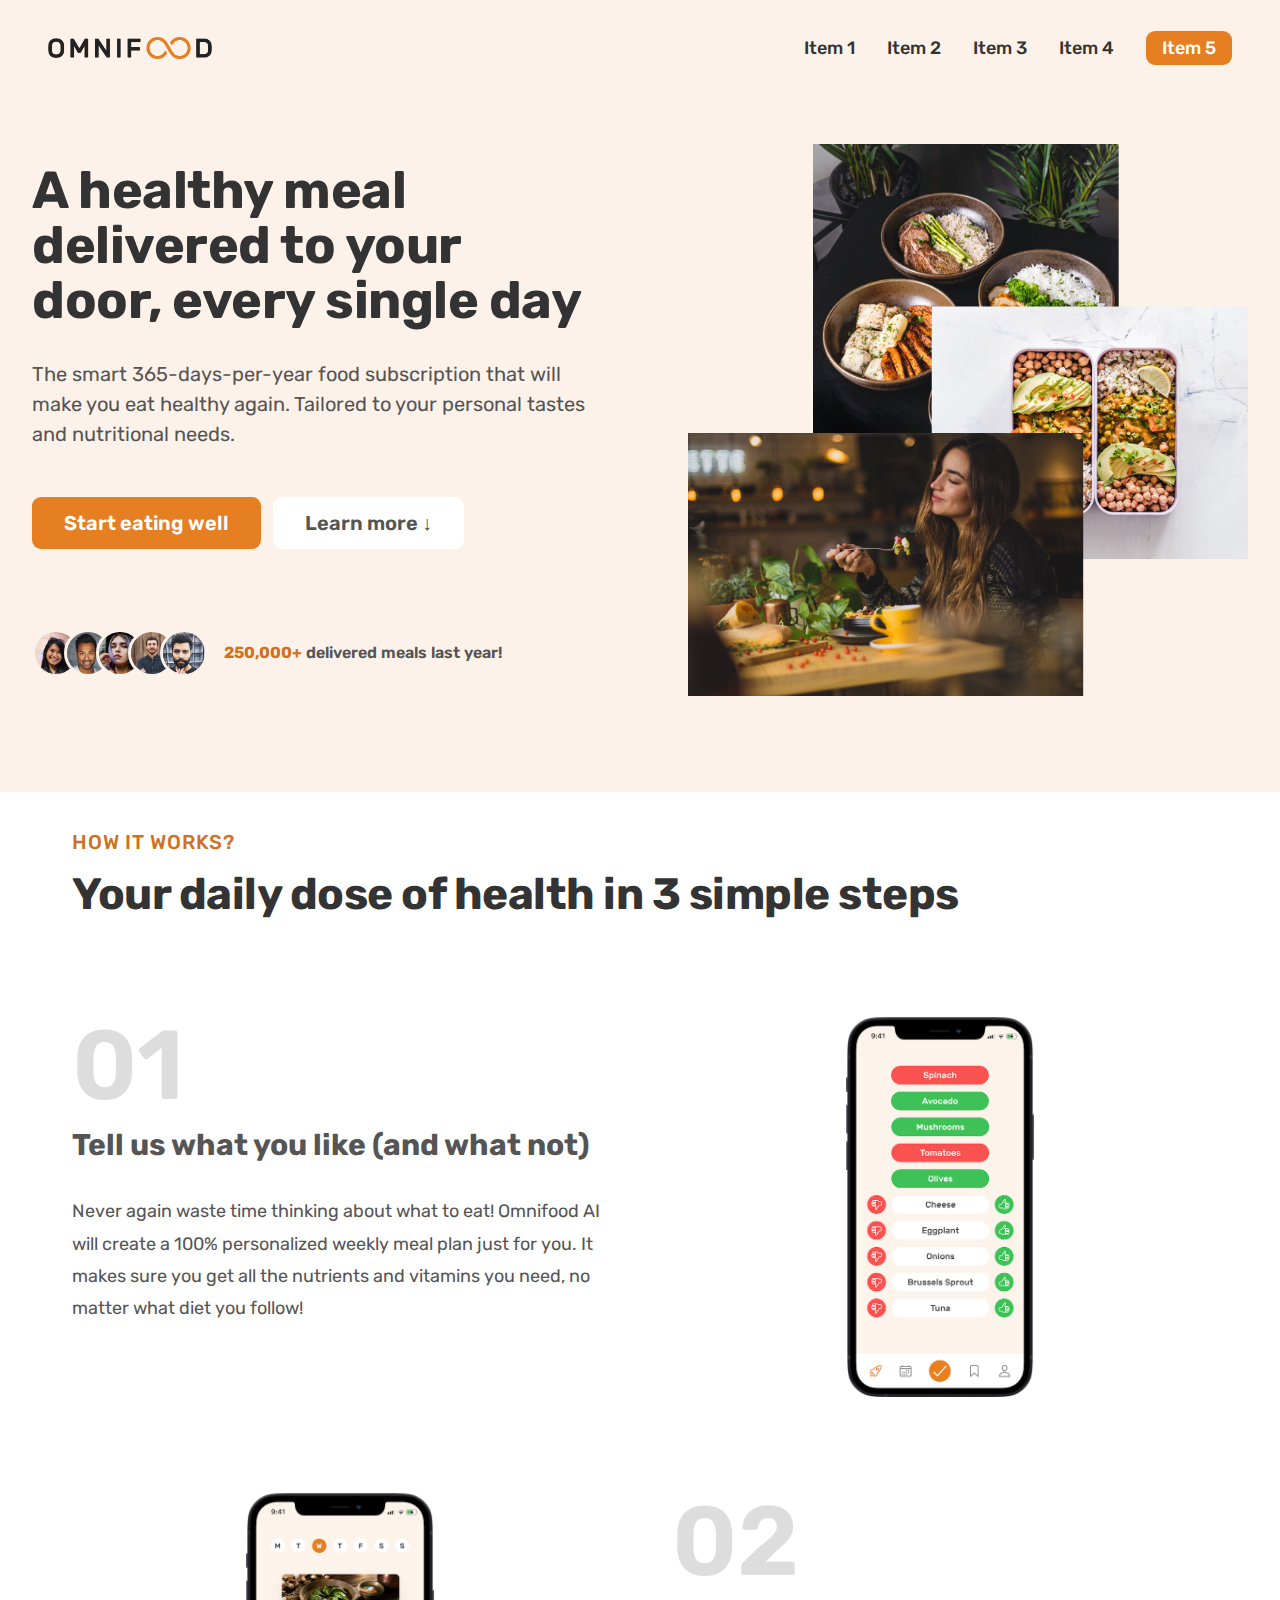
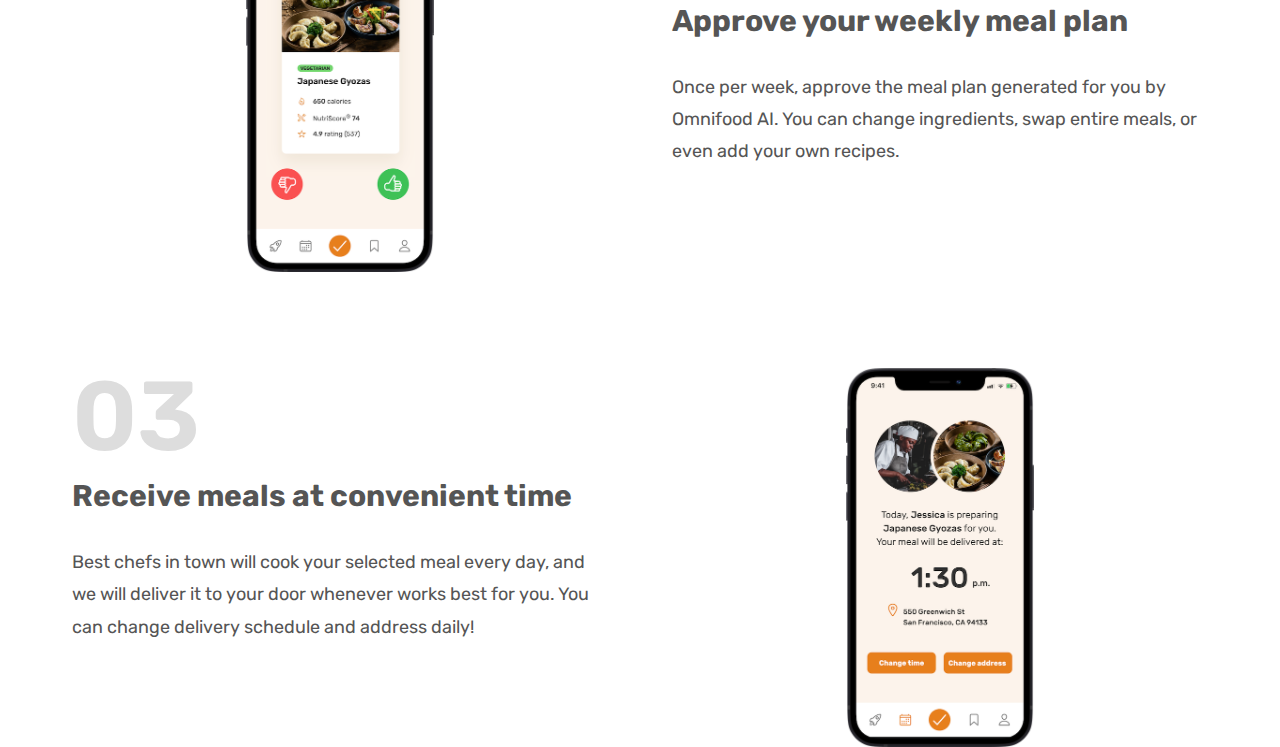
<file: omnifood/index.html>
<html lang="en">
  <head>
    <meta charset="UTF-8" />
    <meta http-equiv="X-UA-Compatible" content="IE=edge" />
    <meta name="viewport" content="width=device-width, initial-scale=1.0" />
    <link rel="preconnect" href="https://fonts.googleapis.com" />
    <link rel="preconnect" href="https://fonts.gstatic.com" crossorigin />
    <link
      href="https://fonts.googleapis.com/css2?family=Inter:wght@400;500;700&family=Rubik:wght@400;500;600;700&display=swap"
      rel="stylesheet"
    />
    <link rel="stylesheet" href="css/style.css" />
    <title>Omnifood</title>
  </head>
  <body>
    <header class="header">
      <img class="logo" src="./img/omnifood-logo.png" alt="omnifood logo" />
      <nav class="main-nav">
        <ul class="main-nav-list">
          <li><a class="main-nav-link" href="#">Item 1</a></li>
          <li><a class="main-nav-link" href="#">Item 2</a></li>
          <li><a class="main-nav-link" href="#">Item 3</a></li>
          <li><a class="main-nav-link" href="#">Item 4</a></li>
          <li><a class="main-nav-link nav-cta" href="#">Item 5</a></li>
        </ul>
      </nav>
    </header>
    <main>
      <section class="section-hero">
        <div class="hero">
          <div class="hero-text-box">
            <h1 class="heading-primary">
              A healthy meal delivered to your door, every single day
            </h1>
            <p class="hero-description">
              The smart 365-days-per-year food subscription that will make you
              eat healthy again. Tailored to your personal tastes and
              nutritional needs.
            </p>
            <a href="#" class="btn btn--full margin-right-sm">
              Start eating well
            </a>
            <a href="#" class="btn btn--outline"> Learn more &darr; </a>
            <div class="delivered-meals">
              <div class="delivered-img">
                <img src="img/customers/customer-1.jpg" alt="customer-photo" />
                <img src="img/customers/customer-2.jpg" alt="customer-photo" />
                <img src="img/customers/customer-3.jpg" alt="customer-photo" />
                <img src="img/customers/customer-4.jpg" alt="customer-photo" />
                <img src="img/customers/customer-5.jpg" alt="customer-photo" />
              </div>
              <p class="delivered-text">
                <span>250,000+</span> delivered meals last year!
              </p>
            </div>
          </div>
          <div class="hero-img-box">
            <img
              src="img/hero.png"
              class="hero-img"
              alt="Woman ennjoying food"
            />
          </div>
        </div>
      </section>
      <section class="section-how">
        <div class="container">
          <span class="subheading"> How it works? </span>
          <h2 class="heading-secondary">
            Your daily dose of health in 3 simple steps
          </h2>
        </div>
        <div class="container grid grid--2--cols">
          <div class="step-text-box">
            <p class="step-number">01</p>
            <h3 class="heading-tertiary">
              Tell us what you like (and what not)
            </h3>
            <p class="step-description">
              Never again waste time thinking about what to eat! Omnifood AI
              will create a 100% personalized weekly meal plan just for you. It
              makes sure you get all the nutrients and vitamins you need, no
              matter what diet you follow!
            </p>
          </div>
          <div class="step-img-box">
            <img
              src="img/app/app-screen-1.png"
              class="step-img"
              alt="iPhone app preferences selection screen"
            />
          </div>
          <div class="step-img-box">
            <img
              src="img/app/app-screen-2.png"
              class="step-img"
              alt="iPhone app preferences selection screen"
            />
          </div>
          <div class="step-text-box">
            <p class="step-number">02</p>
            <h3 class="heading-tertiary">Approve your weekly meal plan</h3>
            <p class="step-description">
              Once per week, approve the meal plan generated for you by Omnifood
              AI. You can change ingredients, swap entire meals, or even add
              your own recipes.
            </p>
          </div>
          <div class="step-text-box">
            <p class="step-number">03</p>
            <h3 class="heading-tertiary">Receive meals at convenient time</h3>
            <p class="step-description">
              Best chefs in town will cook your selected meal every day, and we
              will deliver it to your door whenever works best for you. You can
              change delivery schedule and address daily!
            </p>
          </div>
          <div class="step-img-box">
            <img
              src="img/app/app-screen-3.png"
              class="step-img"
              alt="iPhone app preferences selection screen"
            />
          </div>
        </div>
      </section>
    </main>
  </body>
</html>
</file>
<file: omnifood/css/style.css>
/*
--- 01 TYPOGRAPHY SYSTEM

- Font sizes (px)
  10 / 12 / 14 / 16 / 18 / 20 / 24 / 30 / 36 / 44 / 52 / 62 / 74 / 86 / 98

- Font weights
  Default: 400
  Medium: 500
  Semi-bold: 600
  Bold: 700

- Line heights
  Default: 1
  Small: 1.05
  Medium: 1.2
  Paragraph default: 1.6

- Letter spacing
  0.5px
  0.75px

--- 02 COLORS
- Primary: #e67e22

- Tints:
  #fdf2e9
  #fae5d3
  #eb984e

- Shades: 
  #cf711f
  #45260a

- Accents:
- Greys
  #888
  #767676 (lightest grey allowed on #fff)
  #6f6f6f (lightest grey allowed on #fdf2e9)
  #555
  #333

--- 05 SHADOWS
  0 2.4rem 4.8rem rgba(0, 0, 0, 0.075);

--- 06 BORDER-RADIUS
  Default: 9px
  Medium: 11px

--- 07 WHITESPACE
  - Spacing system (px)
  2 / 4 / 8 / 12 / 16 / 24 / 32 / 48 / 64 / 80 / 96 / 128

*/

* {
  padding: 0;
  margin: 0;
  box-sizing: border-box;
  -webkit-touch-callout: none; /* iOS Safari */
  -webkit-user-select: none; /* Safari */
  -khtml-user-select: none; /* Konqueror HTML */
  -moz-user-select: none; /* Old versions of Firefox */
  -ms-user-select: none; /* Internet Explorer/Edge */
  user-select: none;
}
img {
  pointer-events: none;
}

html {
  font-size: 62.5%;
}

body {
  font-family: "Rubik", sans-serif;
  line-height: 1;
  font-weight: 400;
  color: #555;
}

.container {
  max-width: 120rem;
  padding: 0 3.2rem;
  margin: 0 auto;
}

.grid {
  display: grid;
  row-gap: 9.6rem;
  column-gap: 6.4rem;
}

.grid--2--cols {
  grid-template-columns: repeat(2, 1fr);
}

.grid--3--cols {
  grid-template-columns: repeat(3, 1fr);
}

.grid--4--cols {
  grid-template-columns: repeat(4, 1fr);
}

.section-hero {
  background-color: #fdf2e9;
  padding: 4.8rem 0 9.6rem 0;
}

.hero {
  max-width: 130rem;
  margin: 0 auto;
  padding: 0 3.2rem;
  display: grid;
  grid-template-columns: 1fr 1fr;
  gap: 9.6rem;
  align-items: center;
}

.hero-img {
  width: 100%;
}

.heading-primary,
.heading-secondary {
  font-weight: 700;
  color: #333;
  letter-spacing: -0.5px;
}

.heading-primary {
  font-size: 5.2rem;
  line-height: 1.05;
  margin-bottom: 3.2rem;
}

.hero-description {
  font-size: 2rem;
  line-height: 1.5;
  margin-bottom: 4.8rem;
}

.btn:link,
.btn:visited {
  display: inline-block;
  background-color: #e67e22;
  font-weight: 600;
  font-size: 2rem;
  padding: 1.6rem 3.2rem;
  border-radius: 9px;
  text-decoration: none;

  transition: all 0.3s;
}

.btn--full:link,
.btn--full:visited {
  background-color: #e67e22;
  color: #fff;
}

.btn--full:hover,
.btn--full:active {
  background-color: #cf711f;
  color: #fff;
}

.btn--outline:link,
.btn--outline:visited {
  background-color: #fff;
  color: #555;
}

.btn--outline:hover,
.btn--outline:active {
  background-color: #fdf2e9;
  color: #555;
  box-shadow: inset 0 0 0 3px #fff;
}

.margin-right-sm {
  margin-right: 1rem !important;
}

.delivered-meals {
  display: flex;
  margin-top: 8rem;
  align-items: center;
  gap: 1.6rem;
}

.delivered-img {
  display: flex;
}

.delivered-img img {
  height: 4.8rem;
  width: 4.8rem;
  border-radius: 50%;
  margin-right: -1.6rem;
  border: 3px solid #fdf2e9;
}

.delivered-img img:last-child {
  margin: 0;
}

.delivered-text {
  font-size: 1.6rem;
  font-weight: 600;
}

.delivered-text span {
  color: #cf711f;
  font-weight: 700;
}

.header {
  background-color: #fdf2e9;
  display: flex;
  justify-content: space-between;
  align-items: center;

  height: 9.6rem;
  padding: 0 4.8rem;
}

.logo {
  height: 2.2rem;
}

.main-nav-list {
  display: flex;
  align-items: center;
  list-style: none;
  gap: 3.2rem;
}

.main-nav-link:link,
.main-nav-link:visited {
  display: inline-block;
  text-decoration: none;
  color: #333;
  font-weight: 500;
  font-size: 1.8rem;
  transition: all 0.3s;
}

.main-nav-link:hover,
.main-nav-link:active {
  color: #cf711f;
}

.main-nav-link.nav-cta:link,
.main-nav-link.nav-cta:visited {
  padding: 0.8rem 1.6rem;
  border-radius: 9px;
  color: #fff;
  background-color: #e67e22;
}

.main-nav-link.nav-cta:hover,
.main-nav-link.nav-cta:active {
  background-color: #cf711f;
}

.section-how {
  padding: 9.6rem, 0;
}

.step-number {
  font-size: 9.8rem;
  font-weight: 600;
  color: #ddd;
  margin-bottom: 1.2rem;
}

.heading-tertiary {
  font-size: 3rem;
  line-height: 1.2;
  margin-bottom: 3.2rem;
}

.step-img {
  width: 35%;
}

.heading-secondary {
  font-size: 4.4rem;
  line-height: 1.2;
  margin-bottom: 9.6rem;
}

.subheading {
  margin-top: 4rem;
  display: block;
  font-size: 2rem;
  font-weight: 500;
  color: #cf711f;
  text-transform: uppercase;
  margin-bottom: 1.6rem;
  letter-spacing: 0.75px;
}

.step-description {
  font-size: 1.8rem;
  line-height: 1.8;
}

.step-img-box {
  display: flex;
  justify-content: center;
  align-items: center;
}
</file>
